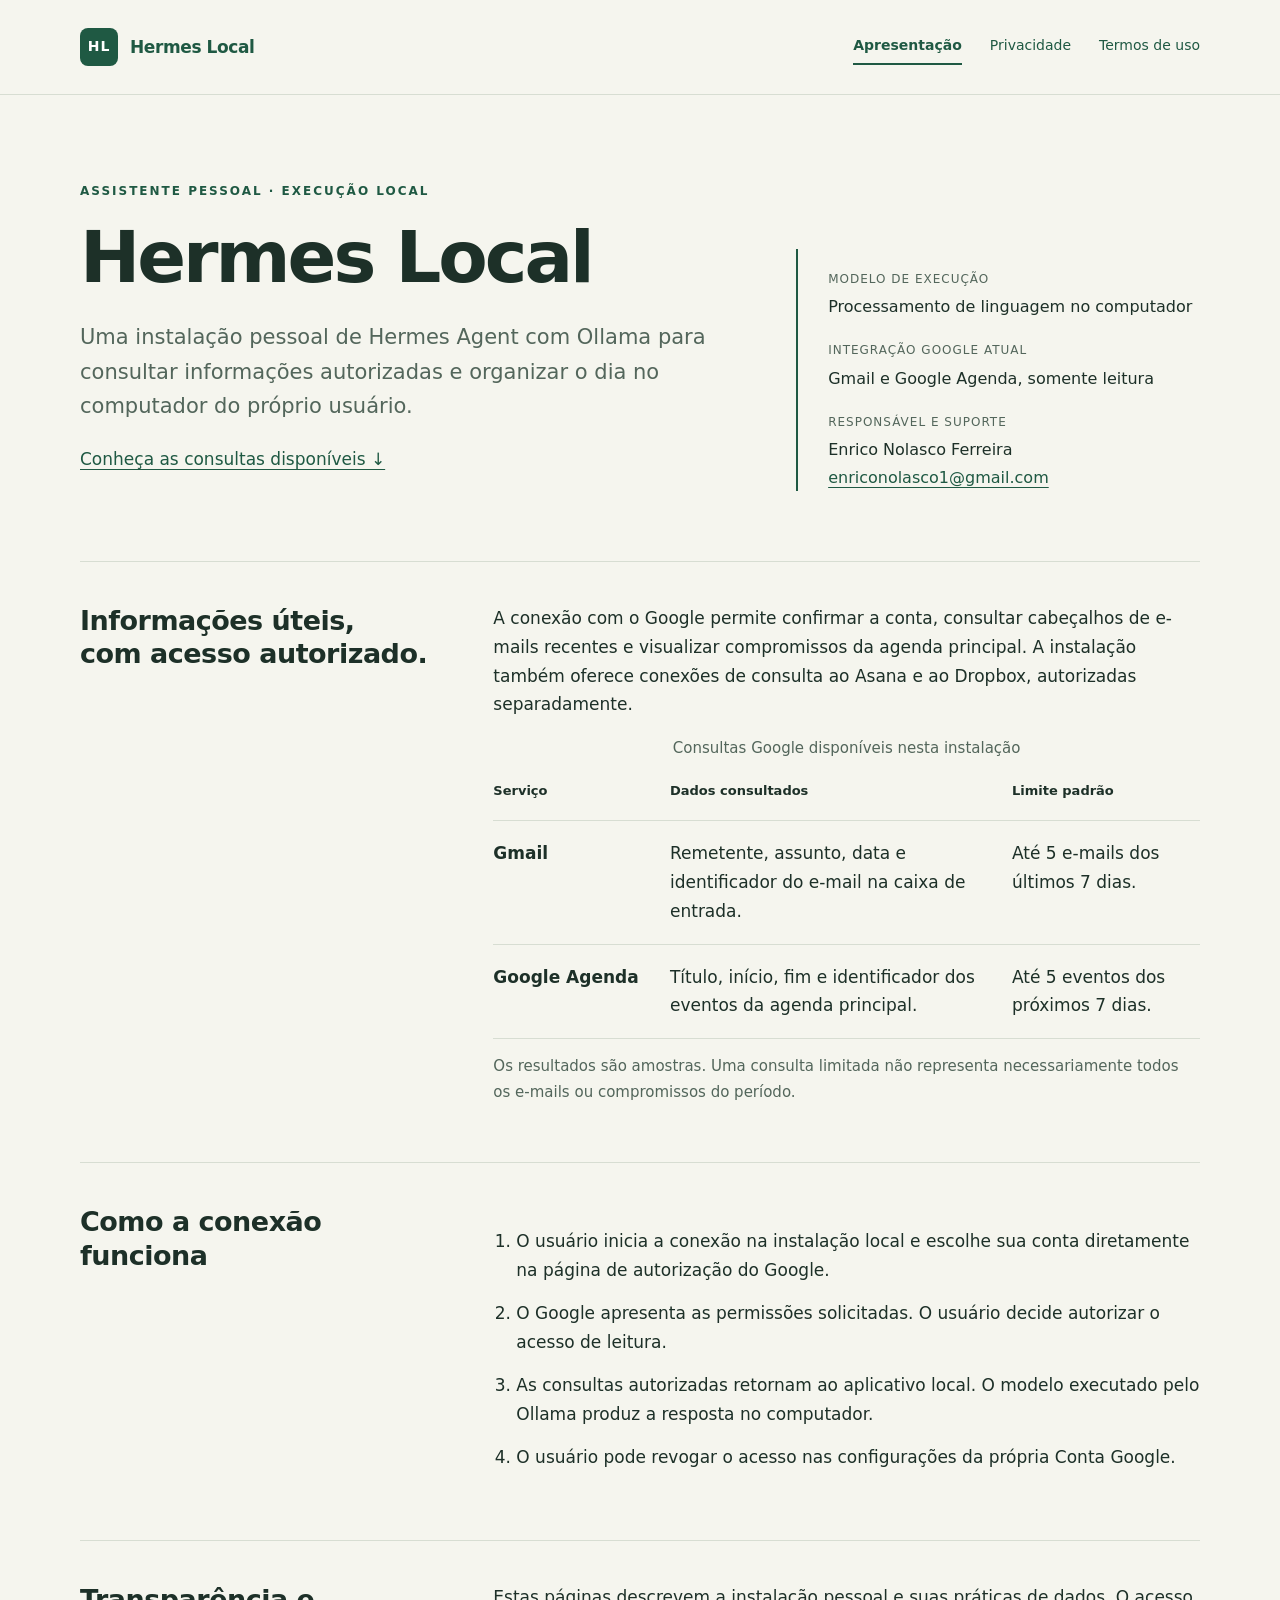
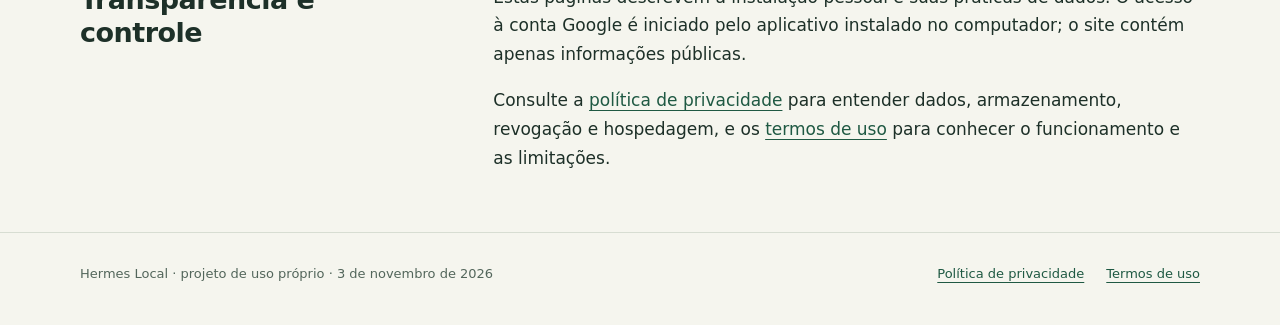
<file: index.html>
<!doctype html><html lang="pt-BR"><head><meta charset="utf-8"><meta name="viewport" content="width=device-width,initial-scale=1"><title>Apresentação · Hermes Local</title><meta name="description" content="Assistente pessoal local com consultas autorizadas ao Gmail e Google Agenda."><link rel="canonical" href="https://enriconolasco.github.io/"><link rel="stylesheet" href="styles.css"></head><body><a class="skip" href="#conteudo">Ir para o conteúdo</a><header><div class="wrap top"><a class="brand" href="index.html"><span class="mark" aria-hidden="true">HL</span>Hermes Local</a><nav aria-label="Navegação principal"><a href="index.html" aria-current="page">Apresentação</a><a href="privacidade.html">Privacidade</a><a href="termos.html">Termos de uso</a></nav></div></header><main id="conteudo" class="wrap">
<section class="hero"><div><span class="eyebrow">Assistente pessoal · execução local</span><h1>Hermes Local</h1><p class="lede">Uma instalação pessoal de Hermes Agent com Ollama para consultar informações autorizadas e organizar o dia no computador do próprio usuário.</p><p><a href="#consultas">Conheça as consultas disponíveis ↓</a></p></div><aside class="facts" aria-label="Informações do projeto"><dl><dt>Modelo de execução</dt><dd>Processamento de linguagem no computador</dd><dt>Integração Google atual</dt><dd>Gmail e Google Agenda, somente leitura</dd><dt>Responsável e suporte</dt><dd>Enrico Nolasco Ferreira<br><a href="mailto:enriconolasco1@gmail.com">enriconolasco1@gmail.com</a></dd></dl></aside></section>
<section class="section cols" id="consultas"><h2>Informações úteis,<br>com acesso autorizado.</h2><div><p>A conexão com o Google permite confirmar a conta, consultar cabeçalhos de e-mails recentes e visualizar compromissos da agenda principal. A instalação também oferece conexões de consulta ao Asana e ao Dropbox, autorizadas separadamente.</p><table class="rows"><caption class="quiet">Consultas Google disponíveis nesta instalação</caption><thead><tr><th>Serviço</th><th>Dados consultados</th><th>Limite padrão</th></tr></thead><tbody><tr><td>Gmail</td><td>Remetente, assunto, data e identificador do e-mail na caixa de entrada.</td><td>Até 5 e-mails dos últimos 7 dias.</td></tr><tr><td>Google Agenda</td><td>Título, início, fim e identificador dos eventos da agenda principal.</td><td>Até 5 eventos dos próximos 7 dias.</td></tr></tbody></table><p class="quiet">Os resultados são amostras. Uma consulta limitada não representa necessariamente todos os e-mails ou compromissos do período.</p></div></section>
<section class="section cols"><h2>Como a conexão funciona</h2><ol class="steps"><li>O usuário inicia a conexão na instalação local e escolhe sua conta diretamente na página de autorização do Google.</li><li>O Google apresenta as permissões solicitadas. O usuário decide autorizar o acesso de leitura.</li><li>As consultas autorizadas retornam ao aplicativo local. O modelo executado pelo Ollama produz a resposta no computador.</li><li>O usuário pode revogar o acesso nas configurações da própria Conta Google.</li></ol></section>
<section class="section cols"><h2>Transparência e controle</h2><div><p>Estas páginas descrevem a instalação pessoal e suas práticas de dados. O acesso à conta Google é iniciado pelo aplicativo instalado no computador; o site contém apenas informações públicas.</p><p>Consulte a <a href="privacidade.html">política de privacidade</a> para entender dados, armazenamento, revogação e hospedagem, e os <a href="termos.html">termos de uso</a> para conhecer o funcionamento e as limitações.</p></div></section>
</main><footer><div class="wrap"><span>Hermes Local · projeto de uso próprio · 3 de novembro de 2026</span><div class="inline-links"><a href="privacidade.html">Política de privacidade</a><a href="termos.html">Termos de uso</a></div></div></footer></body></html>
</file>
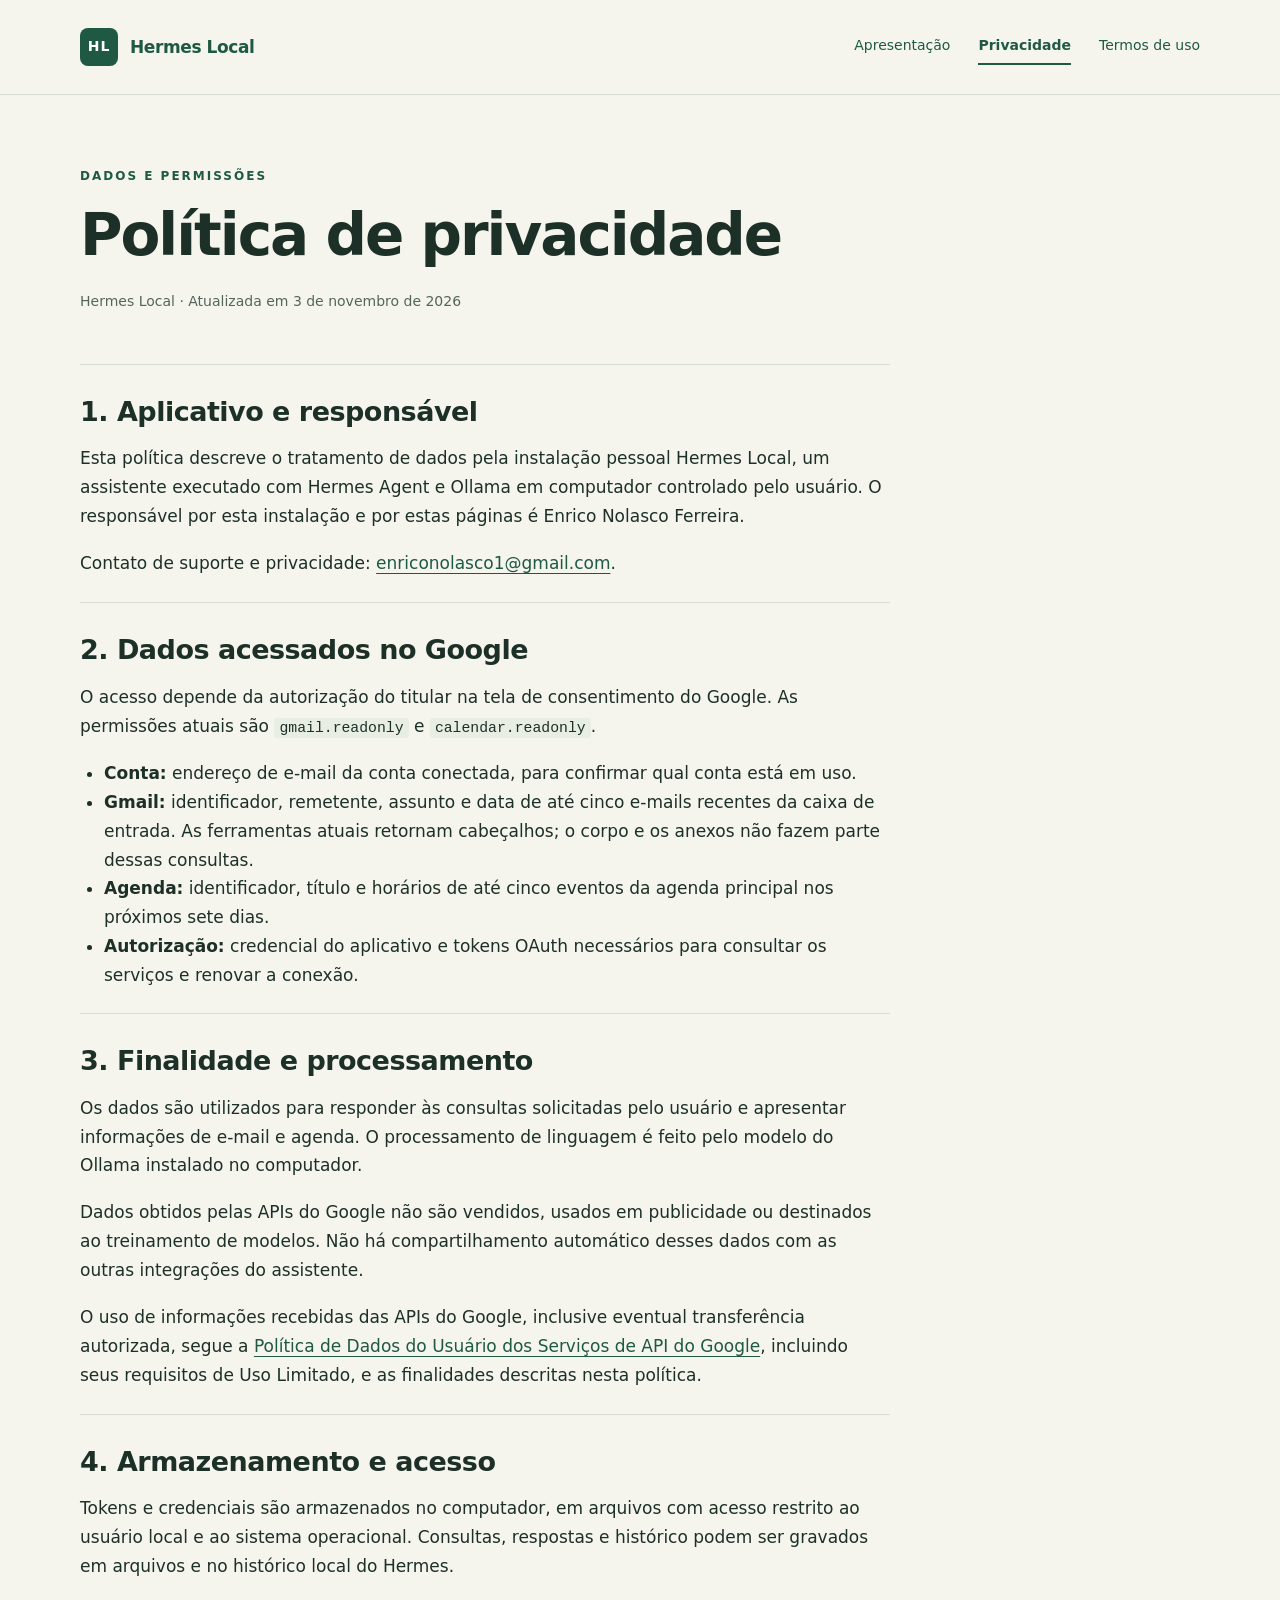
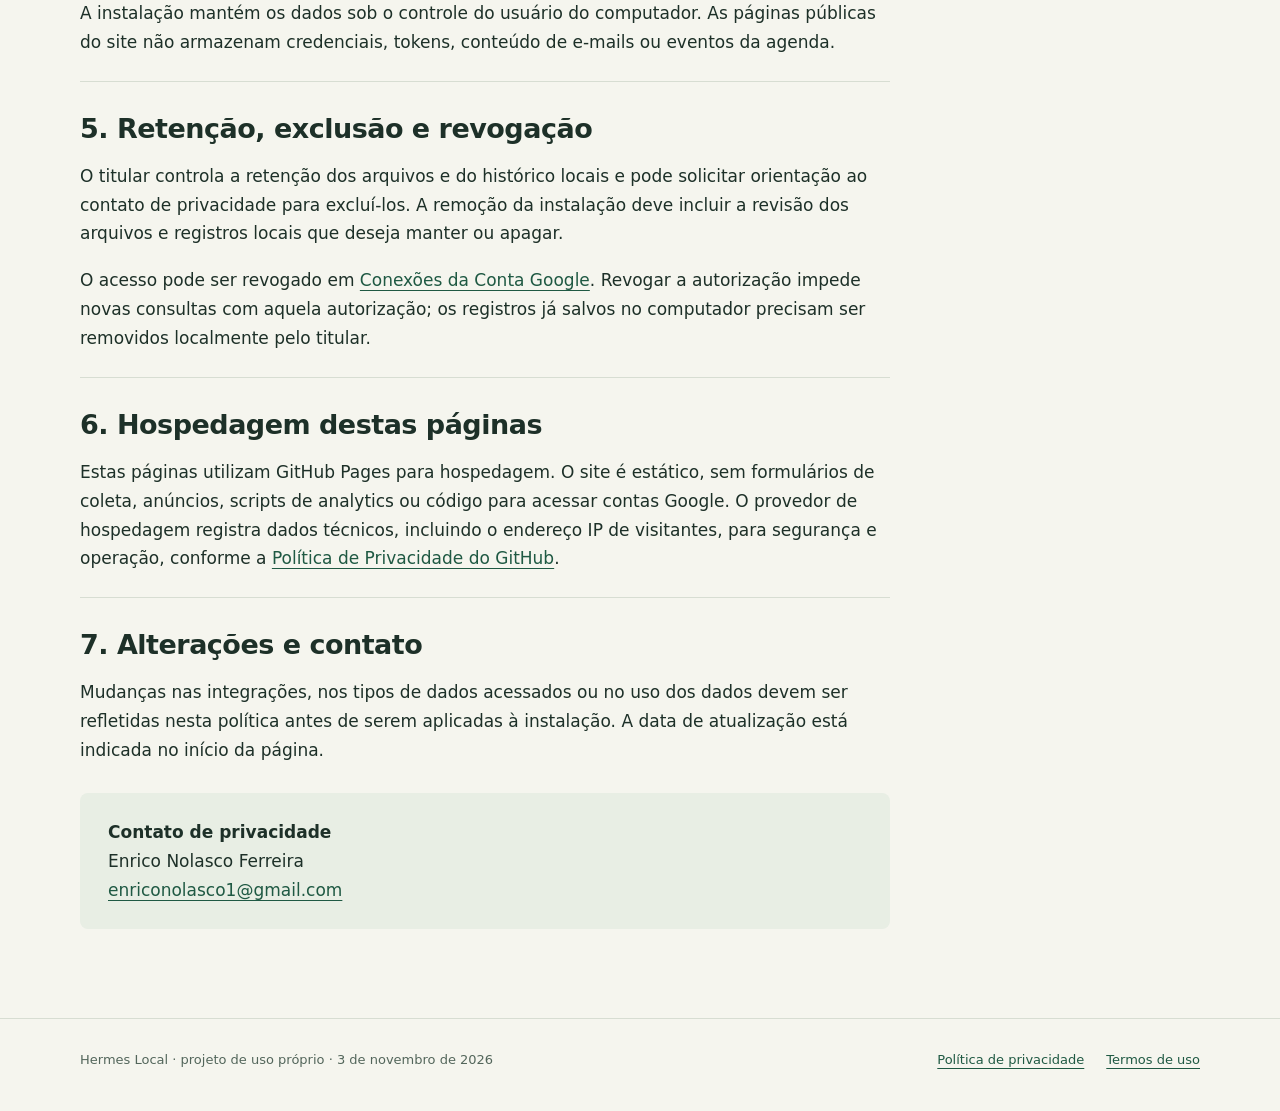
<file: privacidade.html>
<!doctype html><html lang="pt-BR"><head><meta charset="utf-8"><meta name="viewport" content="width=device-width,initial-scale=1"><title>Política de privacidade · Hermes Local</title><meta name="description" content="Dados, permissões, armazenamento e controle na instalação pessoal Hermes Local."><link rel="canonical" href="https://enriconolasco.github.io/privacidade.html"><link rel="stylesheet" href="styles.css"></head><body><a class="skip" href="#conteudo">Ir para o conteúdo</a><header><div class="wrap top"><a class="brand" href="index.html"><span class="mark" aria-hidden="true">HL</span>Hermes Local</a><nav aria-label="Navegação principal"><a href="index.html">Apresentação</a><a href="privacidade.html" aria-current="page">Privacidade</a><a href="termos.html">Termos de uso</a></nav></div></header><main id="conteudo" class="wrap">
<div class="doc-head"><span class="eyebrow">Dados e permissões</span><h1>Política de privacidade</h1><p class="meta">Hermes Local · Atualizada em 3 de novembro de 2026</p></div><article class="doc">
<section><h2>1. Aplicativo e responsável</h2><p>Esta política descreve o tratamento de dados pela instalação pessoal Hermes Local, um assistente executado com Hermes Agent e Ollama em computador controlado pelo usuário. O responsável por esta instalação e por estas páginas é Enrico Nolasco Ferreira.</p><p>Contato de suporte e privacidade: <a href="mailto:enriconolasco1@gmail.com">enriconolasco1@gmail.com</a>.</p></section>
<section><h2>2. Dados acessados no Google</h2><p>O acesso depende da autorização do titular na tela de consentimento do Google. As permissões atuais são <code>gmail.readonly</code> e <code>calendar.readonly</code>.</p><ul><li><strong>Conta:</strong> endereço de e-mail da conta conectada, para confirmar qual conta está em uso.</li><li><strong>Gmail:</strong> identificador, remetente, assunto e data de até cinco e-mails recentes da caixa de entrada. As ferramentas atuais retornam cabeçalhos; o corpo e os anexos não fazem parte dessas consultas.</li><li><strong>Agenda:</strong> identificador, título e horários de até cinco eventos da agenda principal nos próximos sete dias.</li><li><strong>Autorização:</strong> credencial do aplicativo e tokens OAuth necessários para consultar os serviços e renovar a conexão.</li></ul></section>
<section><h2>3. Finalidade e processamento</h2><p>Os dados são utilizados para responder às consultas solicitadas pelo usuário e apresentar informações de e-mail e agenda. O processamento de linguagem é feito pelo modelo do Ollama instalado no computador.</p><p>Dados obtidos pelas APIs do Google não são vendidos, usados em publicidade ou destinados ao treinamento de modelos. Não há compartilhamento automático desses dados com as outras integrações do assistente.</p><p>O uso de informações recebidas das APIs do Google, inclusive eventual transferência autorizada, segue a <a href="https://developers.google.com/terms/api-services-user-data-policy">Política de Dados do Usuário dos Serviços de API do Google</a>, incluindo seus requisitos de Uso Limitado, e as finalidades descritas nesta política.</p></section>
<section><h2>4. Armazenamento e acesso</h2><p>Tokens e credenciais são armazenados no computador, em arquivos com acesso restrito ao usuário local e ao sistema operacional. Consultas, respostas e histórico podem ser gravados em arquivos e no histórico local do Hermes.</p><p>A instalação mantém os dados sob o controle do usuário do computador. As páginas públicas do site não armazenam credenciais, tokens, conteúdo de e-mails ou eventos da agenda.</p></section>
<section><h2>5. Retenção, exclusão e revogação</h2><p>O titular controla a retenção dos arquivos e do histórico locais e pode solicitar orientação ao contato de privacidade para excluí-los. A remoção da instalação deve incluir a revisão dos arquivos e registros locais que deseja manter ou apagar.</p><p>O acesso pode ser revogado em <a href="https://myaccount.google.com/connections">Conexões da Conta Google</a>. Revogar a autorização impede novas consultas com aquela autorização; os registros já salvos no computador precisam ser removidos localmente pelo titular.</p></section>
<section><h2>6. Hospedagem destas páginas</h2><p>Estas páginas utilizam GitHub Pages para hospedagem. O site é estático, sem formulários de coleta, anúncios, scripts de analytics ou código para acessar contas Google. O provedor de hospedagem registra dados técnicos, incluindo o endereço IP de visitantes, para segurança e operação, conforme a <a href="https://docs.github.com/en/site-policy/privacy-policies/github-general-privacy-statement">Política de Privacidade do GitHub</a>.</p></section>
<section><h2>7. Alterações e contato</h2><p>Mudanças nas integrações, nos tipos de dados acessados ou no uso dos dados devem ser refletidas nesta política antes de serem aplicadas à instalação. A data de atualização está indicada no início da página.</p><div class="contact"><p><strong>Contato de privacidade</strong><br>Enrico Nolasco Ferreira<br><a href="mailto:enriconolasco1@gmail.com">enriconolasco1@gmail.com</a></p></div></section>
</article></main><footer><div class="wrap"><span>Hermes Local · projeto de uso próprio · 3 de novembro de 2026</span><div class="inline-links"><a href="privacidade.html">Política de privacidade</a><a href="termos.html">Termos de uso</a></div></div></footer></body></html>
</file>
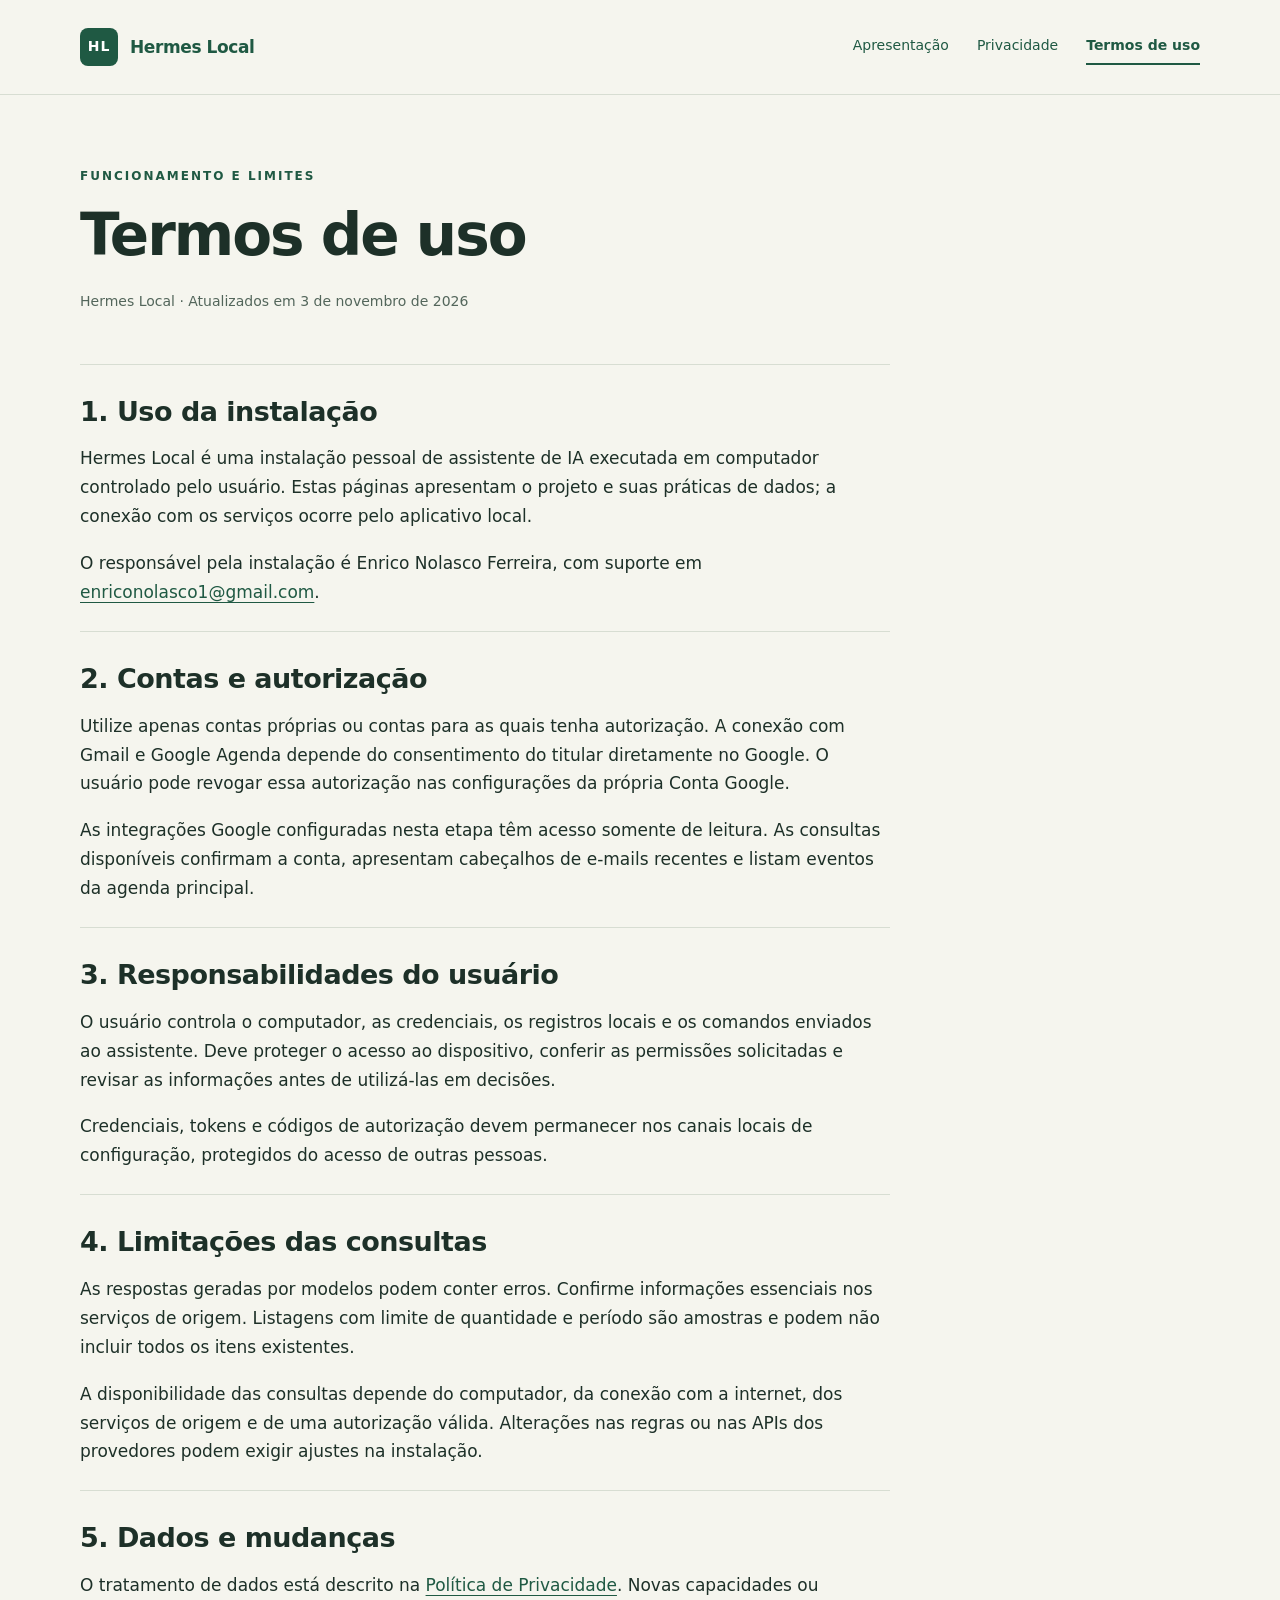
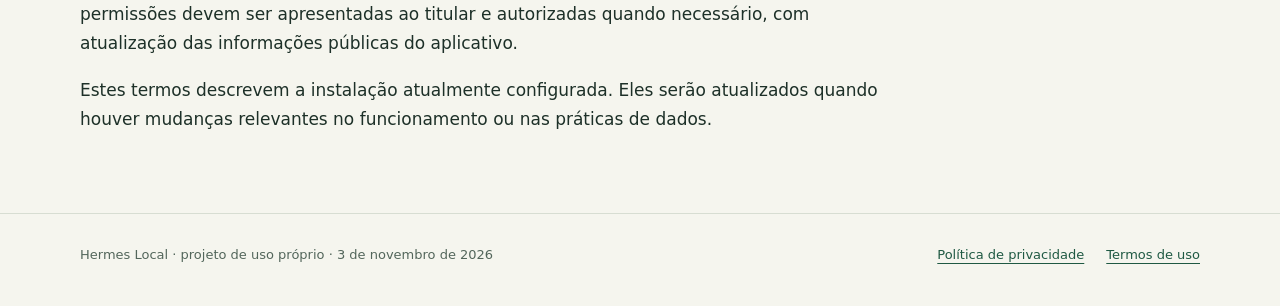
<file: termos.html>
<!doctype html><html lang="pt-BR"><head><meta charset="utf-8"><meta name="viewport" content="width=device-width,initial-scale=1"><title>Termos de uso · Hermes Local</title><meta name="description" content="Funcionamento, responsabilidades e limites do Hermes Local."><link rel="canonical" href="https://enriconolasco.github.io/termos.html"><link rel="stylesheet" href="styles.css"></head><body><a class="skip" href="#conteudo">Ir para o conteúdo</a><header><div class="wrap top"><a class="brand" href="index.html"><span class="mark" aria-hidden="true">HL</span>Hermes Local</a><nav aria-label="Navegação principal"><a href="index.html">Apresentação</a><a href="privacidade.html">Privacidade</a><a href="termos.html" aria-current="page">Termos de uso</a></nav></div></header><main id="conteudo" class="wrap">
<div class="doc-head"><span class="eyebrow">Funcionamento e limites</span><h1>Termos de uso</h1><p class="meta">Hermes Local · Atualizados em 3 de novembro de 2026</p></div><article class="doc">
<section><h2>1. Uso da instalação</h2><p>Hermes Local é uma instalação pessoal de assistente de IA executada em computador controlado pelo usuário. Estas páginas apresentam o projeto e suas práticas de dados; a conexão com os serviços ocorre pelo aplicativo local.</p><p>O responsável pela instalação é Enrico Nolasco Ferreira, com suporte em <a href="mailto:enriconolasco1@gmail.com">enriconolasco1@gmail.com</a>.</p></section>
<section><h2>2. Contas e autorização</h2><p>Utilize apenas contas próprias ou contas para as quais tenha autorização. A conexão com Gmail e Google Agenda depende do consentimento do titular diretamente no Google. O usuário pode revogar essa autorização nas configurações da própria Conta Google.</p><p>As integrações Google configuradas nesta etapa têm acesso somente de leitura. As consultas disponíveis confirmam a conta, apresentam cabeçalhos de e-mails recentes e listam eventos da agenda principal.</p></section>
<section><h2>3. Responsabilidades do usuário</h2><p>O usuário controla o computador, as credenciais, os registros locais e os comandos enviados ao assistente. Deve proteger o acesso ao dispositivo, conferir as permissões solicitadas e revisar as informações antes de utilizá-las em decisões.</p><p>Credenciais, tokens e códigos de autorização devem permanecer nos canais locais de configuração, protegidos do acesso de outras pessoas.</p></section>
<section><h2>4. Limitações das consultas</h2><p>As respostas geradas por modelos podem conter erros. Confirme informações essenciais nos serviços de origem. Listagens com limite de quantidade e período são amostras e podem não incluir todos os itens existentes.</p><p>A disponibilidade das consultas depende do computador, da conexão com a internet, dos serviços de origem e de uma autorização válida. Alterações nas regras ou nas APIs dos provedores podem exigir ajustes na instalação.</p></section>
<section><h2>5. Dados e mudanças</h2><p>O tratamento de dados está descrito na <a href="privacidade.html">Política de Privacidade</a>. Novas capacidades ou permissões devem ser apresentadas ao titular e autorizadas quando necessário, com atualização das informações públicas do aplicativo.</p><p>Estes termos descrevem a instalação atualmente configurada. Eles serão atualizados quando houver mudanças relevantes no funcionamento ou nas práticas de dados.</p></section>
</article></main><footer><div class="wrap"><span>Hermes Local · projeto de uso próprio · 3 de novembro de 2026</span><div class="inline-links"><a href="privacidade.html">Política de privacidade</a><a href="termos.html">Termos de uso</a></div></div></footer></body></html>
</file>
<file: styles.css>
:root{color-scheme:light;--paper:#f5f5ee;--ink:#1d3028;--green:#1f5943;--line:#d7ddd2;--muted:#53665b}*{box-sizing:border-box}html{scroll-behavior:smooth}body{margin:0;background:var(--paper);color:var(--ink);font:17px/1.7 system-ui,-apple-system,"Segoe UI",sans-serif}a{color:var(--green);text-underline-offset:4px}a:hover{color:#092c1e}a:focus-visible{outline:3px solid #a5c5ac;outline-offset:5px}.skip{position:absolute;top:-70px;left:16px;padding:10px;background:white;z-index:10}.skip:focus{top:10px}.wrap{width:min(1120px,calc(100% - 48px));margin:auto}header{border-bottom:1px solid var(--line)}.top{display:flex;align-items:center;justify-content:space-between;gap:24px;min-height:94px}.brand{display:flex;align-items:center;gap:12px;text-decoration:none;font-weight:700;letter-spacing:-.4px}.mark{display:grid;place-items:center;width:38px;height:38px;background:var(--green);color:white;border-radius:8px;font-size:14px;letter-spacing:1px}nav{display:flex;gap:28px;flex-wrap:wrap;font-size:14px}nav a{text-decoration:none;padding:5px 0}nav [aria-current]{border-bottom:2px solid var(--green);font-weight:650}.hero{display:grid;grid-template-columns:1.6fr 1fr;gap:70px;padding:80px 0 70px}.eyebrow{font-size:12px;text-transform:uppercase;letter-spacing:2px;font-weight:750;color:var(--green)}h1{font-size:clamp(40px,6vw,72px);line-height:1.07;letter-spacing:-3px;margin:15px 0 24px}h2{font-size:27px;line-height:1.25;letter-spacing:-.5px;margin:0 0 16px}h3{font-size:19px;margin:25px 0 9px}.lede{font-size:21px;line-height:1.65;max-width:650px;color:var(--muted)}.facts{align-self:end;border-left:2px solid var(--green);padding-left:30px}.facts dl{margin:0}.facts dt{font-size:12px;text-transform:uppercase;letter-spacing:1px;color:var(--muted);margin-top:20px}.facts dd{margin:4px 0 0;font-size:16px;overflow-wrap:anywhere}.section{border-top:1px solid var(--line);padding:42px 0}.cols{display:grid;grid-template-columns:1fr 2fr;gap:60px}.cols p:first-child{margin-top:0}.rows{width:100%;border-collapse:collapse;text-align:left}.rows th,.rows td{padding:18px 14px 18px 0;border-bottom:1px solid var(--line);vertical-align:top}.rows th{font-size:13px;font-weight:700}.rows td:first-child{width:25%;font-weight:650}.steps{padding-left:23px}.steps li{padding:5px 0 9px}.doc-head{padding:65px 0 36px}.doc-head h1{font-size:clamp(38px,5vw,58px);letter-spacing:-2px;max-width:850px}.meta{font-size:14px;color:var(--muted)}.doc{max-width:810px;padding-bottom:55px}.doc section{border-top:1px solid var(--line);padding:30px 0 6px}.doc p{margin:0 0 18px}.doc ul{padding-left:24px}.contact{background:#e8eee4;padding:25px 28px;border-radius:8px;margin:28px 0;overflow-wrap:anywhere}.contact p{margin:0}.quiet{color:var(--muted);font-size:15px}footer{border-top:1px solid var(--line);padding:30px 0 40px;font-size:13px;color:var(--muted)}footer .wrap{display:flex;justify-content:space-between;gap:24px;flex-wrap:wrap}.inline-links{display:flex;gap:22px;flex-wrap:wrap}code{font-size:.87em;background:#e8eee4;padding:2px 5px;border-radius:3px}@media(max-width:760px){.wrap{width:calc(100% - 36px)}.top{align-items:flex-start;flex-direction:column;padding:22px 0;gap:16px}nav{gap:20px;font-size:13px}.hero{grid-template-columns:1fr;gap:32px;padding:48px 0}.facts{padding-left:20px}.facts dt:first-child{margin-top:0}.cols{grid-template-columns:1fr;gap:15px}.section{padding:30px 0}h1{letter-spacing:-2px}.lede{font-size:19px}.doc-head{padding-top:42px}.rows{font-size:14px}.rows td:first-child{width:29%}footer .wrap{display:block}footer .inline-links{margin-top:15px}}
</file>
